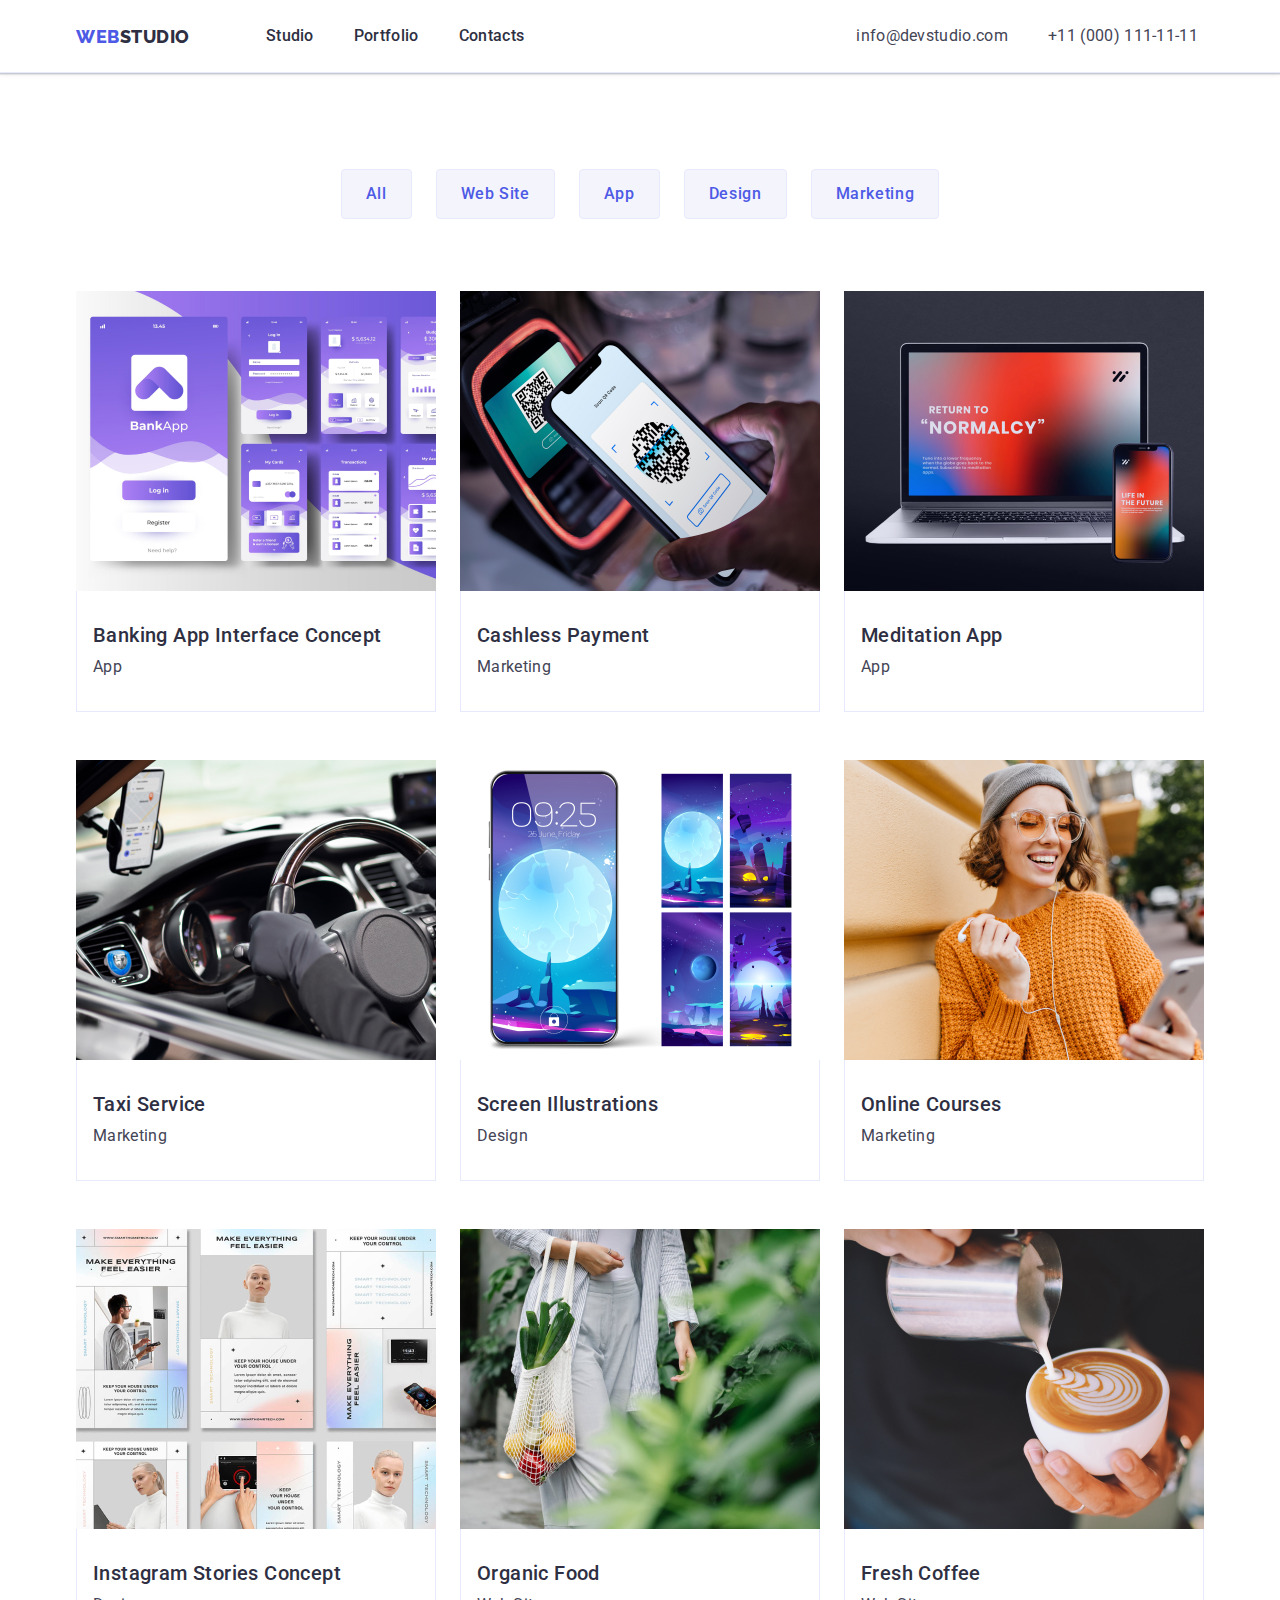
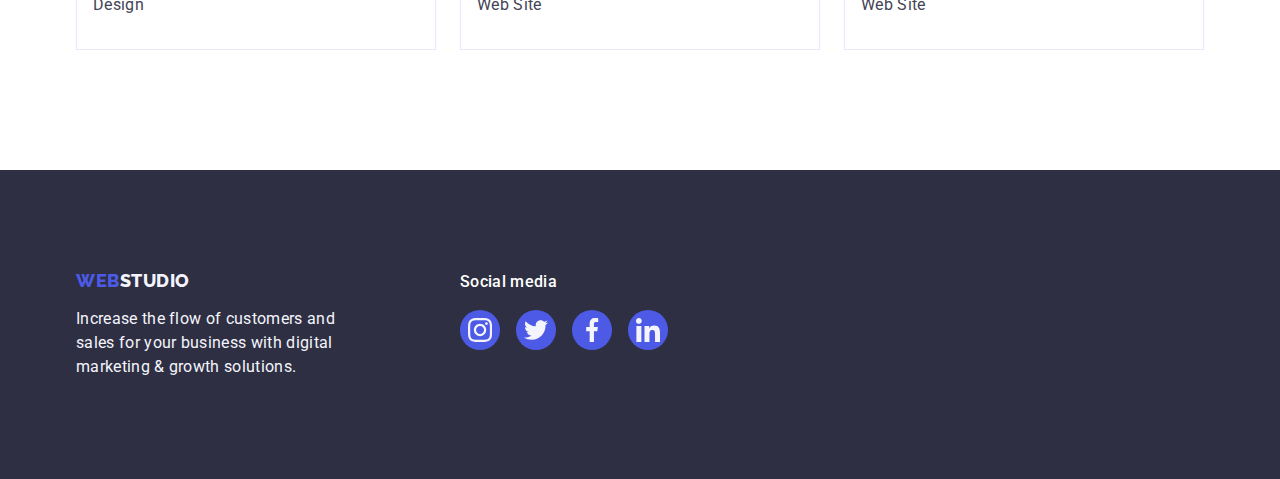
<file: portfolio.html>
<!DOCTYPE html>
<html lang="ru">
<head>
  <meta charset="UTF-8" />
  <meta http-equiv="X-UA-Compatible" content="IE=edge" />
  <meta name="viewport" content="width=device-width, initial-scale=1.0" />
  <link rel="preconnect" href="https://fonts.gstatic.com" crossorigin>
  <link href="https://fonts.googleapis.com/css2?family=Raleway:wght@800&family=Roboto:wght@400;500;700&display=swap" rel="stylesheet">
  <link rel="stylesheet" type="text/css" href="./css/modern-normalize.min.css">
  <link rel="stylesheet" type="text/css" href="./css/styles.css">
    <title>Portfolio</title>
    
</head>
<body>
  <header class="header">
    <div class="container container-nav">
    <nav class="nav"> 
      <a href="index.html" class="logo"><span>Web</span>Studio</a>
      
      <ul class="nav-ul">
        <li>
          <a href="index.html" class="menu current">Studio</a>
        </li>
        <li>
          <a href="portfolio.html" class="menu">Portfolio </a>
        </li>
        <li>
          <a href="" class="menu">Contacts</a>
        </li>
      </ul>
    </nav>
    <address>
    <ul class="contacts">
     
      <li>
        <a href="mailto:info@devstudio.com" class="contacts-link">
          <!-- <svg class="contacts-pic" width="16px" height="12px">
            <use href="./images/symbol-defs.svg#icon-envelope"></use>
          </svg> -->
          info@devstudio.com
        </a>
        </li>
        <li>
          <a href="tel:+380961111111" class="contacts-link">
            <!-- <svg class="contacts-pic" width="10px" height="16px">
            <use href="./images/symbol-defs.svg#icon-smartphone"></use>
            </svg> -->
            +11 (000) 111-11-11
          </a>
        </li>
    </ul>
  </address>
  </div>
  </header>
  
  
  <main>
        <section class="section filter-section">
          <div class="container">
            <h1 class="visually-hidden" aria-hidden="true" tabindex="-1">Наши проекты</h1>
            <ul class="filter">
                <li class="filter-li"><button type="button" class="filter-button">All</button></li>
                <li class="filter-li"><button type="button" class="filter-button">Web Site</button></li>
                <li class="filter-li"><button type="button" class="filter-button">App</button></li>
                <li class="filter-li"><button type="button" class="filter-button">Design</button></li>
                <li class="filter-li"><button type="button" class="filter-button">Marketing</button></li>
            </ul>

             <ul class="example-list">
                <li class="example">
                  <a class="example-link" href="">
                    <div class="work-foto-wrap">
                      <img src="images/portpic1.jpg" class="work-foto" alt="Banking App Interface Concept" width="360"/>
                      <!-- <p class="foto-text">Lorem ipsum dolor sit amet consectetur adipisicing elit. Corrupti, inventore veniam. Vitae recusandae ullam odit eveniet soluta vero quas cupiditate.</p> -->
                    </div>
                    <div class="work-capture">
                    <h2 class="works-title">Banking App Interface Concept</h2>
                    <p class="works-type">App</p>
                  </div>
                  </a>
                </li>
                <li class="example">
                  <a class="example-link" href="">
                    <div class="work-foto-wrap">
                    <img src="images/portpic2.jpg" class="work-foto" alt="Cashless Payment" width="360">
                      <!-- <p class="foto-text">Lorem ipsum dolor sit amet consectetur adipisicing elit. Corrupti, inventore veniam. Vitae recusandae ullam odit eveniet soluta vero quas cupiditate.</p> -->
                    </div>
                    <div class="work-capture">
                    <h2 class="works-title">Cashless Payment</h2>
                    <p class="works-type">Marketing</p>
                    </div>
                  </a>
                </li>
                <li class="example">
                  <a class="example-link" href="">
                    <div class="work-foto-wrap">
                    <img src="images/portpic3.jpg" class="work-foto" alt="Meditation App" width="360">
                    <!-- <p class="foto-text">Lorem ipsum dolor sit amet consectetur adipisicing elit. Corrupti, inventore veniam. Vitae recusandae ullam odit eveniet soluta vero quas cupiditate.</p>   -->
                    </div>
                    <div class="work-capture">
                    <h2 class="works-title">Meditation App</h2>
                    <p class="works-type">App</p>
                    </div>
                  </a>
                </li>
                <li class="example">
                  <a class="example-link" href="">
                    <div class="work-foto-wrap">
                    <img src="images/portpic4.jpg" class="work-foto" alt="Taxi Service" width="360">
                    <!-- <p class="foto-text">Lorem ipsum dolor sit amet consectetur adipisicing elit. Corrupti, inventore veniam. Vitae recusandae ullam odit eveniet soluta vero quas cupiditate.</p>   -->
                    </div>
                    <div class="work-capture">
                    <h2 class="works-title">Taxi Service</h2>
                    <p class="works-type">Marketing</p>
                    </div>
                  </a>
                </li>
                <li class="example">
                  <a class="example-link" href="">
                    <div class="work-foto-wrap">
                    <img src="images/portpic5.jpg" class="work-foto" alt="Screen Illustrations" width="360">
                    <!-- <p class="foto-text">Lorem ipsum dolor sit amet consectetur adipisicing elit. Corrupti, inventore veniam. Vitae recusandae ullam odit eveniet soluta vero quas cupiditate.</p>   -->
                    </div>
                    <div class="work-capture"> 
                    <h2 class="works-title">Screen Illustrations</h2>
                    <p class="works-type">Design</p>
                    </div>
                  </a>
                </li>
                <li class="example">
                  <a class="example-link" href="">
                    <div class="work-foto-wrap">
                      <img src="images/portpic6.jpg" class="work-foto" alt="Online Courses" width="360">
                    </div>
                    <div class="work-capture">
                      <!-- <p class="foto-text">Lorem ipsum dolor sit amet consectetur adipisicing elit. Corrupti, inventore veniam. Vitae recusandae ullam odit eveniet soluta vero quas cupiditate.</p>   -->
                    <h2 class="works-title">Online Courses</h2>
                    <p class="works-type">Marketing</p>
                    </div>
                  </a>
                </li>
                <li class="example">
                  <a class="example-link" href="">
                    <div class="work-foto-wrap">
                    <img src="images/portpic7.jpg" class="work-foto" alt="Instagram Stories Concept" width="360">
                  </div>
                  <div class="work-capture">
                      <!-- <p class="foto-text">Lorem ipsum dolor sit amet consectetur adipisicing elit. Corrupti, inventore veniam. Vitae recusandae ullam odit eveniet soluta vero quas cupiditate.</p>   -->
                    <h2 class="works-title">Instagram Stories Concept</h2>
                    <p class="works-type">Design</p>
                    </div>
                  </a>
                </li>
                <li class="example">
                  <a  class="example-link" href="">
                    <div class="work-foto-wrap">
                    <img src="images/portpic8.jpg" class="work-foto" alt="Organic Food" width="360">
                  </div>
                    <div class="work-capture">
                      <!-- <p class="foto-text">Lorem ipsum dolor sit amet consectetur adipisicing elit. Corrupti, inventore veniam. Vitae recusandae ullam odit eveniet soluta vero quas cupiditate.</p>   -->
                    <h2 class="works-title">Organic Food</h2>
                    <p class="works-type">Web Site</p>
                    </div>
                  </a>
                </li>
                <li class="example">
                  <a class="example-link" href="">
                    <div class="work-foto-wrap">
                      <img src="images/portpic9.jpg" class="work-foto" alt="Fresh Coffee" width="360">
                    </div>
                    <div class="work-capture">
                      <!-- <p class="foto-text">Lorem ipsum dolor sit amet consectetur adipisicing elit. Corrupti, inventore veniam. Vitae recusandae ullam odit eveniet soluta vero quas cupiditate.</p>   -->
                      <h2 class="works-title">Fresh Coffee</h2>
                      <p class="works-type">Web Site</p>
                    </div>
                  </a>
                </li>
            </ul>
            </div>
        </section>
    </main>


    <footer class="footer">
      <div class="container footer-container">
      <div class="first-part">
        <a href="index.html" class="footer-logo"><span>Web</span>Studio</a>
        <p class="advert">
          Increase the flow of customers and sales for your business with digital marketing & growth solutions.
        </p>
      </div>
     <div class="socials-part">
      <p class="footer-join">Social media</p>
      <ul class="footer-socials">
        <li class="footer-socials-li">
        <a href="" class="footer-socials-button">
          <svg  class="footer-socials-pic" width="24" height="24">
            <use href="./images/icons.svg#icon-instagram-1"></use>
          </svg>
        </a>
      </li>
      <li class="footer-socials-li">
        <a href="" class="footer-socials-button">
          <svg class="footer-socials-pic" width="24" height="24">
            <use href="./images/icons.svg#icon-twitter-1"></use>
          </svg>
        </a>
      </li>
        <li class="footer-socials-li">
          <a href="" class="footer-socials-button">
            <svg class="footer-socials-pic" width="24" height="24">
              <use href="./images/icons.svg#icon-facebook-1"></use>
            </svg>
          </a>
        </li>
        <li class="footer-socials-li">
          <a href="" class="footer-socials-button">
            <svg class="footer-socials-pic" width="24" height="24">
              <use href="./images/icons.svg#icon-linkedin-1"></use>
            </svg>
          </a>
        </li>
      </ul>
    </div>
    <!--<div class="footer-subscribe">
      <p class="footer-join">Subscribe</p>
      <form>
        <input 
        type="email" 
        name="footer-mail" 
        id="footer-mail"
        class="footer-mail"
        placeholder="E-mail"/>
        
        <button class="footer-button">Subscribe
          <svg class="button-pic" width="24" height="24">
            <use href="./images/icons.svg#icon-send"></use>
          </svg>
         </button>
        
        
        </form>
   
    </div> -->
    </div>
    </footer> 

</body>
</html>
</file>
<file: css/styles.css>
ul {
  margin: 0;
  list-style-type: none;
  padding: 0;
}
p {
  margin: 0;
}
a {
  text-decoration: none;
}
.is-hidden {
  display: none;
}
img {
  display: block;
}

.container {
  max-width: 1158px;
  margin: 0 auto;
  padding-left: 15px;
  padding-right: 15px;
}
.section {
  padding-bottom: 120px;
  padding-top: 120px;
}
body {
  margin: 0;
  background-color: #ffffff;
  font-family: Roboto, sans-serif;
  color: #2e2f42;
  letter-spacing: 0.02em;
}
.visually-hidden {
  position: absolute;
  white-space: nowrap;
  width: 1px;
  height: 1px;
  overflow: hidden;
  border: 0;
  padding: 0;
  clip: rect(0 0 0 0);
  clip-path: inset(50%);
  margin: -1px;
}
/* ************************************************** */
.header {
  border-bottom: 1px solid #e7e9fc;
  box-shadow: 0px 2px 1px rgba(46, 47, 66, 0.08),
               0px 1px 1px rgba(46, 47, 66, 0.16), 0px 1px 6px rgba(46, 47, 66, 0.08);
}
.container-nav {
  background: #ffffff;
  display: flex;
}
.nav {
  display: flex;
  margin-right: 332px;
  align-items: center;
}
.logo {
  font-family: "Raleway";
  font-style: normal;
  font-weight: 800;
  font-size: 18px;
  line-height: 21px;
  /* identical to box height, or 117% */
  letter-spacing: 0.03em;
  text-transform: uppercase;
  color: #2e2f42;
  margin-right: 76px;
  padding: 24px 0;
}
.logo span {
  color: #4d5ae5;
}

.nav-ul {
  display: flex;
}

.menu {
  font-family: "Roboto";
  font-style: normal;
  font-weight: 500;
  font-size: 16px;
  line-height: 1.5;
  /* identical to box height, or 150% */
  letter-spacing: 0.02em;
  color: #2e2f42;
  padding-top: 24px;
  padding-bottom: 24px;
}
.menu:hover,
.menu:focus,
.contacts-link:hover,
.contacts-link:focus {
  color: #404bbf;
}
.nav-ul li:not(:last-child) {
  margin-right: 40px;
}
.contacts {
  display: flex;
  gap: 40px;
}
.contacts li {
  padding: 24px 0;
}

.contacts-link {
  font-family: "Roboto";
  font-style: normal;
  font-weight: 400;
  font-size: 16px;
  line-height: 1.5;
  /* identical to box height, or 150% */
  letter-spacing: 0.02em;
  color: #434455;
  padding: 24px 0;
}

/* ************************************     HERO    ***********************  */
.hero {
  max-width: 1440px;
  background: #2e2f42;
  margin: 0 auto;
  padding-bottom: 188px;
  padding-top: 188px;
  /* background-image: url(/images/hero-bg.jpg); */
  background-image: linear-gradient(
      rgba(46, 47, 66, 0.7),
      rgba(46, 47, 66, 0.7)
    ),
    url(../images/hero-bg.jpg);
  background-repeat: no-repeat;
  background-size: cover;
   background-position: center;
}

.hero-title {
  max-width: 496px;
  font-family: "Roboto";
  font-style: normal;
  font-weight: 700;
  font-size: 56px;
  line-height: 1.07;
  /* or 107% */
  text-align: center;
  letter-spacing: 0.02em;
  color: #ffffff;
  margin: 0 auto;
  margin-bottom: 48px;
}
.hero-button {
  display: block;
  font-family: "Roboto";
  font-style: normal;
  font-weight: 500;
  font-size: 16px;
  line-height: 1.5;
  /* identical to box height, or 150% */
  letter-spacing: 0.04em;
  color: #ffffff;
  border: 0;
  min-width: 169px;
  height: 56px;
  background: #4d5ae5;
  box-shadow: 0px 4px 4px rgba(0, 0, 0, 0.15);
  border-radius: 4px;
  text-align: center;
  margin-left: auto;
  margin-right: auto;
  cursor: pointer;
}
.hero-button:hover,
.hero-button:focus{
  background-color:#404BBF;

}

/* *****************************   ARTICLES   ********************** */

.articles {
  display: flex;
}

.articles-li {
  width: 264px;
  margin-right: 24px;
}

.articles-title {
  font-family: "Roboto";
  font-style: normal;
  font-weight: 500;
  font-size: 20px;
  line-height: 1.2;
  /* identical to box height, or 120% */
  letter-spacing: 0.02em;
  /* NAVY BLUE */
  color: #2e2f42;
  margin-top: 0;
  margin-bottom: 8px;
}
.article {
  font-family: "Roboto";
  font-style: normal;
  font-weight: 400;
  font-size: 16px;
  line-height: 1.5;
  /* or 150% */
  letter-spacing: 0.02em;
  color: #434455;
}
.articles :last-child {
  margin-right: 0;
}
.articles-container-pic {
  background-color: #f4f4fd;
  border-radius: 4px;
  width: 264px;
  height: 112px;
  margin-bottom: 8px;
  display: flex;
  align-items: center;
  justify-content: center;
}

/* *******************************************    ACTIVITY   **************** */

.activity-title,
.command-title,
.clients-title {
  font-family: "Roboto";
  font-style: normal;
  font-weight: 700;
  font-size: 36px;
  line-height: 1.1;
  /* identical to box height, or 111% */
  text-align: center;
  letter-spacing: 0.02em;
  text-transform: capitalize;
  color: #2e2f42;
  margin-bottom: 72px;
  margin-top: 0;
}
.actitity {
  padding-top: 0;
}
.activity-images {
  display: flex;
}
.activity-li {
  margin-right: 24px;
  border: 1px solid #e7e9fc;
  height: 300px;
  width: calc((100% - 48px) / 3);
}
.activity-images :last-child {
  margin-right: 0;
}

/* ***************************      COMMAND    ***************** */
.command-list {
  display: flex;
  gap: 24px;
}
.command {
  padding-top: 120px;
  background: #f4f4fd;
}

.command-li {
  width: 264px;
  box-shadow: 0px 1px 6px rgba(46, 47, 66, 0.08),
    0px 1px 1px rgba(46, 47, 66, 0.16), 0px 2px 1px rgba(46, 47, 66, 0.08);
  border-radius: 0px 0px 4px 4px;
}

.command-foto {
  display: block;
}

.command-name {
  font-family: "Roboto";
  font-style: normal;
  font-weight: 500;
  font-size: 20px;
  line-height: 1.2;
  /* identical to box height, or 120% */
  text-align: center;
  letter-spacing: 0.02em;
  color: #2e2f42;
  margin-top: 0px;
  margin-bottom: 8px;
}

.command-position {
  font-family: "Roboto";
  font-style: normal;
  font-weight: 400;
  font-size: 16px;
  line-height: 1.5;
  /* identical to box height, or 150% */
  text-align: center;
  letter-spacing: 0.02em;
  color: #434455;
  margin-bottom: 8px;
}
.figure-caption {
  padding: 32px 0px;
  background: #ffffff;
}
.socials {
  display: flex;
  gap: 24px;
  justify-content: center;
}
.socials-li {
   width: 40px;
  height: 40px;
}

.socials-button {
  
  display: flex;
 
  width: 100%;
  height: 100%;
  background-color:#4d5ae5;
  border-radius: 50%;
  align-items: center;
  justify-content: center;
  
}
.socials-button:hover,
.socials-button:focus{
  background-color: #404bbf; 
}

.socials-pic {
  fill: #f4f4fd;
}
/* **************************      CLIENTS    ************** */
.clients-list {
  display: flex;
  gap: 24px;
}
.client {
  
  width: 168px;
  height: 88px;
 
}
.clients-list li{
  width: 168px;
  height: 88px;
}
.client-link{
  display: flex;
  width: 100%;
  height: 100%;
  border: 1px solid #8e8f99;
  border-radius: 4px;
  color: #8e8f99; 
  align-items: center;
  justify-content: center;
}
.client-pic {
  
  fill: currentColor; 
}

.client-link:hover
{
  border-color: #404bbf; 
  color: #404bbf;
}
.client-link:focus{
  color: #404bbf;
  border-color: #404bbf; 
}

/* ***************************     FOOTER      *********** */

.footer {
  background: #2e2f42;
  padding-top: 100px;
  padding-bottom: 100px;
  /* margin-right: auto;
  margin-left: auto; */
}
.footer-container {
  display: flex;
  align-items: baseline;
}
.first-part{
  margin-right: 120px;
}
.footer-logo {
  display: inline-block;
  font-family: "Raleway";
  font-style: normal;
  font-weight: 800;
  font-size: 18px;
  line-height: 1.17;
  /* identical to box height, or 117% */
  align-items: center;
  letter-spacing: 0.03em;
  text-transform: uppercase;
  color: #f4f4fd;
  margin-bottom: 16px;
}
.footer-logo span {
  color: #4d5ae5;
}
.advert {
  max-width: 264px;

  font-family: "Roboto";
  font-style: normal;
  font-weight: 400;
  font-size: 16px;
  line-height: 1.5;
  /* or 150% */
  letter-spacing: 0.02em;
  color: #f4f4fd;
}
.socials-part {
  
}
.footer-join {
  font-family: "Roboto";
  font-style: normal;
  font-weight: 500;
  font-size: 16px;
  line-height: 1.5;
  /* identical to box height, or 150% */
  letter-spacing: 0.02em;
  color: #ffffff;
  margin-bottom: 16px;
}
.footer-socials {
  display: flex;
  gap: 16px;
}
.footer-socials-li {
  width: 40px;
  height: 40px;
}
.footer-socials-button{
  display: flex;
  width: 100%;
  height: 100%;
  background: #4d5ae5;
  border-radius: 50%;
  padding: 8px;
  align-items: center;
  justify-content: center;
}
.footer-socials-button:hover,
.footer-socials-button:focus{
  background-color: #31d0aa;
}
.footer-socials-pic {
  fill: #f4f4fd;
}
/* ***************************************************** */
/* ***********************       PORTFOLIO     ********* */
/* ***************************************************** */
.filter-section {
  padding-top: 96px;
  padding-bottom: 120px;
}
.filter {
  display: flex;
  /* margin-left: 271px; */
  margin-left: auto;
  margin-right: auto;
  gap: 24px;
  margin-bottom: 72px;
  justify-content: center;
}

.filter li {
  justify-content: center;

  background: none;
}

.filter-button {
  font-family: "Roboto";
  font-style: normal;
  font-weight: 500;
  font-size: 16px;
  line-height: 1.5;
  /* identical to box height, or 150% */
  letter-spacing: 0.04em;
  color: #4d5ae5;
  padding: 0;
  cursor: pointer;
  padding: 12px 24px;
  border: 1px solid #e7e9fc;
  border-radius: 4px;
  background: #f4f4fd;
}
.filter-button:hover,
.filter-button:focus {
  background: #404bbf;
  color: #ffffff;
  border: 1px solid transparent;
  box-shadow: 0px 3px 1px rgba(0, 0, 0, 0.1), 
              0px 2px 1px rgba(0, 0, 0, 0.08), 
              0px 2px 2px rgba(0, 0, 0, 0.12);
}
.example-list {
  display: flex;
  flex-wrap: wrap;
  align-content: start;
  gap: 24px;
  row-gap: 48px;
  
 
}
.example-link{
  display: block;
}

.example-link:hover,
.example-link:focus {
  border: 1px solid #F4F4FD;
  box-shadow: 0px 1px 6px rgba(46, 47, 66, 0.08), 0px 1px 1px rgba(46, 47, 66, 0.16), 0px 2px 1px rgba(46, 47, 66, 0.08);  
} 



.example {
  width: 360px;
}

.work-capture {
  border: 1px solid #e7e9fc;
  border-top: none;
  padding: 32px 16px;
}
.works-title {
  font-family: "Roboto";
  font-style: normal;
  font-weight: 500;
  font-size: 20px;
  line-height: 1.2;
  letter-spacing: 0.02em;
  color: #2e2f42;
  margin-bottom: 8px;
  margin-top: 0;
}
.works-type {
  font-family: "Roboto";
  font-style: normal;
  font-weight: 400;
  font-size: 16px;
  line-height: 1.5;
  letter-spacing: 0.02em;
  color: #434455;
}
</file>
